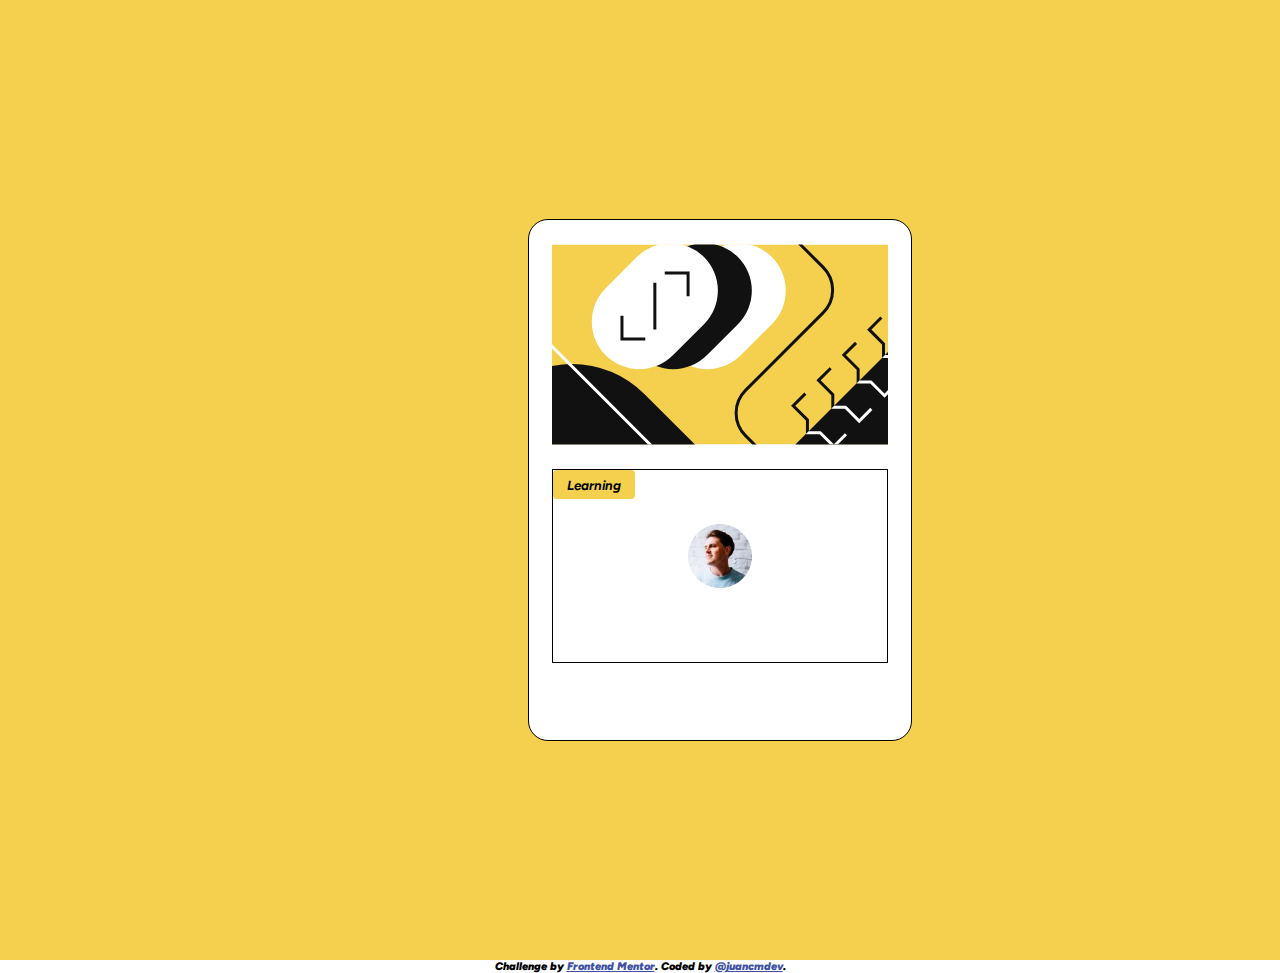
<file: blog-preview-card-main/index.html>
<!DOCTYPE html>
<html lang="en">
  <head>
    <meta charset="UTF-8" />
    <meta name="viewport" content="width=device-width, initial-scale=1.0" />
    <!-- displays site properly based on user's device -->

    <link
      rel="icon"
      type="image/png"
      sizes="32x32"
      href="./assets/images/favicon-32x32.png"
    />

    <title>Frontend Mentor | Blog preview card</title>

    <link rel="stylesheet" href="./styles.css" />

    <!-- Feel free to remove these styles or customise in your own stylesheet 👍 -->
    <style>
      .attribution {
        font-size: 11px;
        text-align: center;
      }
      .attribution a {
        color: hsl(228, 45%, 44%);
      }
    </style>
  </head>
  <body>
    <main class="container">
      <div class="container-card">
        <img src="./assets/images/illustration-article.svg" alt="" />
        <article class="content">
          <button>Learning</button>
          <p></p>
          <h1></h1>
          <p></p>
          <div class="avatar">
            <img src="./assets/images/image-avatar.webp" alt="avatar" />
            <p></p>
          </div>
        </article>
      </div>
    </main>

    <div class="attribution">
      Challenge by
      <a href="https://www.frontendmentor.io?ref=challenge" target="_blank"
        >Frontend Mentor</a
      >. Coded by
      <a href="https://www.frontendmentor.io/profile/juancmdev">@juancmdev</a>.
    </div>
  </body>
</html>
</file>
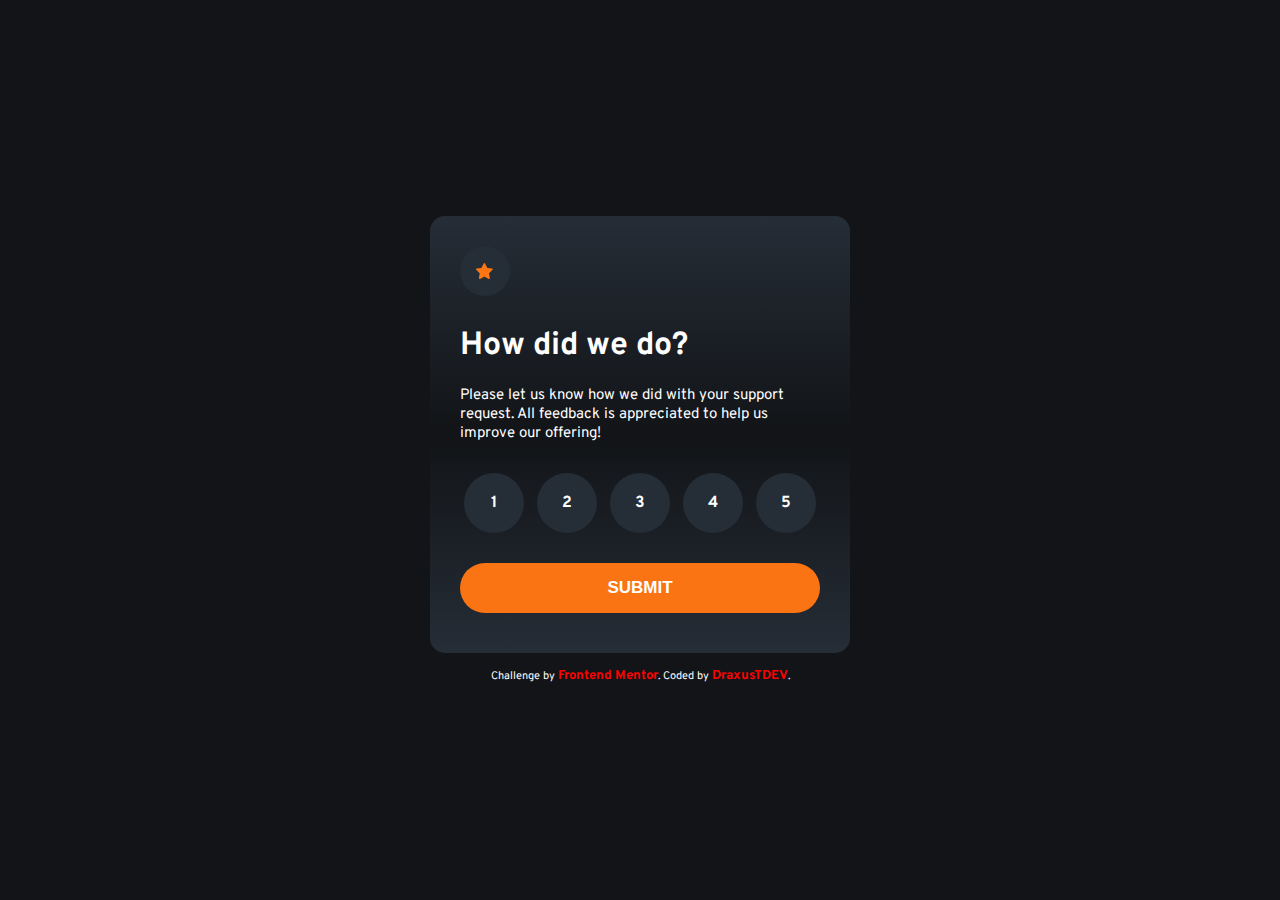
<file: interactive-rating-component-main/index.html>
<!DOCTYPE html>
<html lang="en">
<head>
  <meta charset="UTF-8">
  <meta name="viewport" content="width=device-width, initial-scale=1.0"> <!-- displays site properly based on user's device -->

  <link rel="icon" type="image/png" sizes="32x32" href="./images/favicon-32x32.png">
  <link rel="stylesheet" href="./styles.css">

  <title>Frontend Mentor | Interactive rating component</title>

  <!-- Feel free to remove these styles or customise in your own stylesheet 👍 -->
  <style>
    .attribution { font-size: 11px; text-align: center; }
    .attribution a { color: hsl(228, 45%, 44%); }
  </style>
</head>
<body>

 <main>
  <div class="container">
    <div class="logo">
      <div class="svg">
        <svg width="17" height="16" xmlns="http://www.w3.org/2000/svg"><path d="m9.067.43 1.99 4.031c.112.228.33.386.58.422l4.45.647a.772.772 0 0 1 .427 1.316l-3.22 3.138a.773.773 0 0 0-.222.683l.76 4.431a.772.772 0 0 1-1.12.813l-3.98-2.092a.773.773 0 0 0-.718 0l-3.98 2.092a.772.772 0 0 1-1.119-.813l.76-4.431a.77.77 0 0 0-.222-.683L.233 6.846A.772.772 0 0 1 .661 5.53l4.449-.647a.772.772 0 0 0 .58-.422L7.68.43a.774.774 0 0 1 1.387 0Z" fill="#FC7614"/></svg>
      </div>
    </div>
    
    <h1>How did we do?</h1>
    <p>Please let us know how we did with your support request. All feedback is appreciated 
      to help us improve our offering!</p>
    <div class="numbers">
      <h4 id="uno">1</h4>
      <h4 id="dos">2</h4>
      <h4 id="tres">3</h4> 
      <h4 id="cuatro">4</h4> 
      <h4 id="cinco">5</h4>
    </div>
    <a href="./thank-you-state.html"><button>SUBMIT</button></a>
  </div>
  
  <div class="attribution">
    Challenge by <span><a href="https://www.frontendmentor.io?ref=challenge" target="_blank">Frontend Mentor</a></span>. 
    Coded by <span><a href="https://www.frontendmentor.io/profile/DraxusTDEV">DraxusTDEV</span></a>.
  </div>

 </main>
 <script src="./app.js" type="module"></script>
  
</body>
</html>
</file>
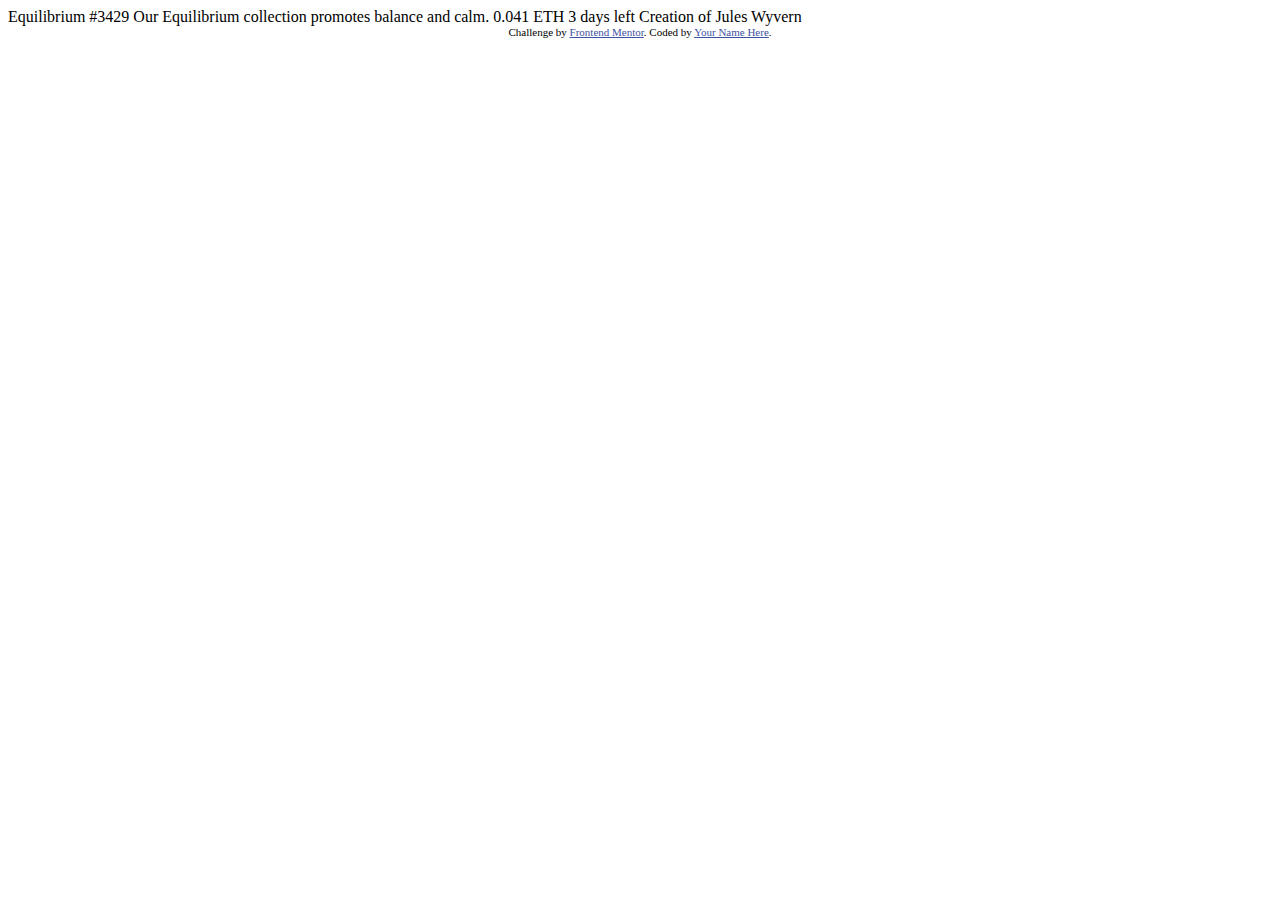
<file: nft-preview-card-component-main/index.html>
<!DOCTYPE html>
<html lang="en">
<head>
  <meta charset="UTF-8">
  <meta name="viewport" content="width=device-width, initial-scale=1.0"> <!-- displays site properly based on user's device -->

  <link rel="icon" type="image/png" sizes="32x32" href="./images/favicon-32x32.png">
  
  <title>Frontend Mentor | NFT preview card component</title>

  <!-- Feel free to remove these styles or customise in your own stylesheet 👍 -->
  <style>
    .attribution { font-size: 11px; text-align: center; }
    .attribution a { color: hsl(228, 45%, 44%); }
  </style>
</head>
<body>

  Equilibrium #3429

  Our Equilibrium collection promotes balance and calm.

  0.041 ETH
  3 days left
  
  Creation of Jules Wyvern

  <div class="attribution">
    Challenge by <a href="https://www.frontendmentor.io?ref=challenge" target="_blank">Frontend Mentor</a>. 
    Coded by <a href="#">Your Name Here</a>.
  </div>
</body>
</html>
</file>
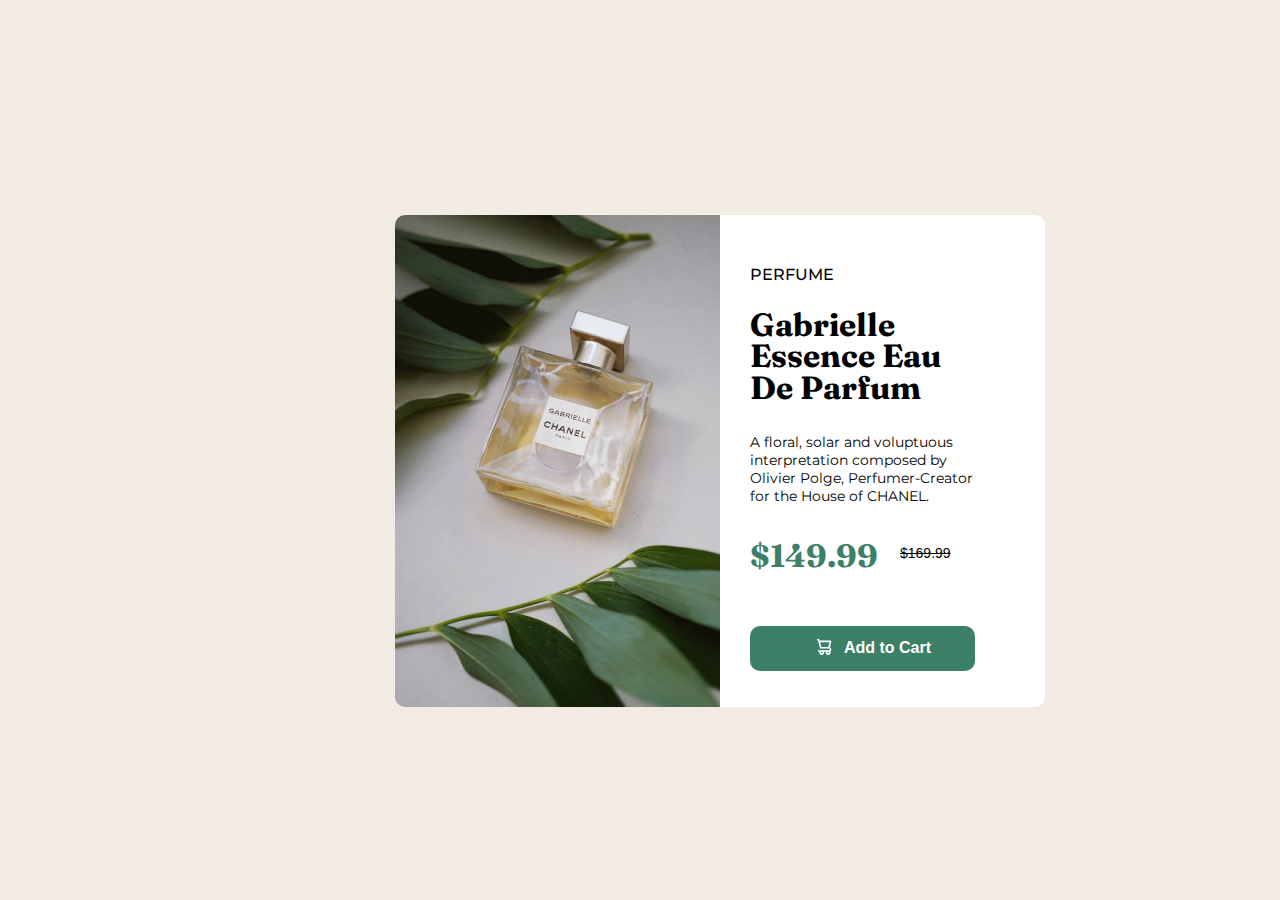
<file: product-preview-card-component-main/index.html>
<!DOCTYPE html>
<html lang="en">
<head>
  <meta charset="UTF-8">
  <meta name="viewport" content="width=device-width, initial-scale=1.0"> <!-- displays site properly based on user's device -->

  <link rel="icon" type="image/png" sizes="32x32" href="./images/favicon-32x32.png">
  <link rel="stylesheet" href="./estilos.css">

  <title>Frontend Mentor | Product preview card component</title>

</head>
<body>
  <div class="container">
    <div class="container-img">
      <img class="img1" src="./images/image-product-desktop.jpg" alt="product-img">
        <img class="img2" src="./images/image-product-mobile.jpg" alt="">
    </div>
    
    <div class="container-texto">
      <h4>PERFUME</h4>
      <h1>Gabrielle Essence Eau De Parfum</h1>
      <p>A floral, solar and voluptuous interpretation composed by Olivier Polge, 
        Perfumer-Creator for the House of CHANEL.</p>
        <div class="container-price">
          <h1 class="price">$149.99</h1>
          <p class="del"><del>$169.99</del></p>
        </div>
        <button>
          <div id="cart">
            <svg width="17" height="19" xmlns="http://www.w3.org/2000/svg"><path d="M14.383 10.388a2.397 2.397 0 0 0-1.518-2.222l1.494-5.593a.8.8 0 0 0-.144-.695.8.8 0 0 0-.631-.28H2.637L2.373.591A.8.8 0 0 0 1.598 0H0v1.598h.983l1.982 7.4a.8.8 0 0 0 .799.59h8.222a.8.8 0 0 1 0 1.599H1.598a.8.8 0 1 0 0 1.598h.943a2.397 2.397 0 1 0 4.507 0h1.885a2.397 2.397 0 1 0 4.331-.376 2.397 2.397 0 0 0 1.12-2.021ZM11.26 7.99H4.395L3.068 3.196h9.477L11.26 7.991Zm-6.465 6.392a.8.8 0 1 1 0-1.598.8.8 0 0 1 0 1.598Zm6.393 0a.8.8 0 1 1 0-1.598.8.8 0 0 1 0 1.598Z" fill="#FFF"/></svg>
          </div>
          <div id="add">Add to Cart</div> 
        </button>
    </div>
  </div>
</body>
</html>
</file>
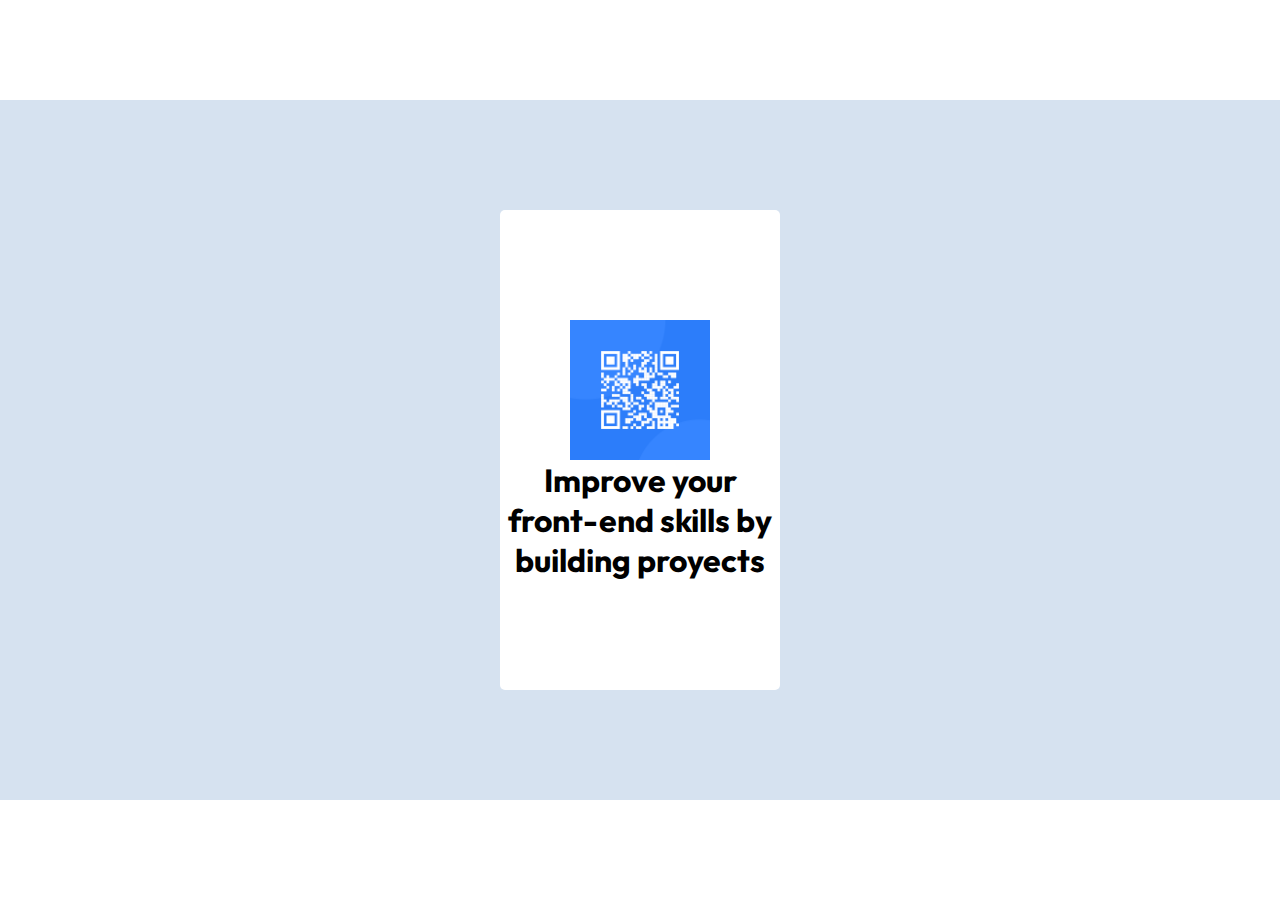
<file: qr-code-component-main/index.html>
<!DOCTYPE html>
<html lang="en">
<head>
  <meta charset="UTF-8">
  <meta name="viewport" content="width=device-width, initial-scale=1.0"> <!-- displays site properly based on user's device -->
  <link rel="stylesheet" href="./styles.css">

  <link rel="icon" type="image/png" sizes="32x32" href="./images/favicon-32x32.png">
  
  <title>Frontend Mentor | QR code component</title>
</head>
<body>
  <div class="container">
    <div class="container-qr">
      <img src="./images/image-qr-code.png" alt="image-qr-code">
      <h1>Improve your front-end skills by building proyects</h1>
      <p></p>
    </div>
  </div>
 
</body>
</html>
</file>
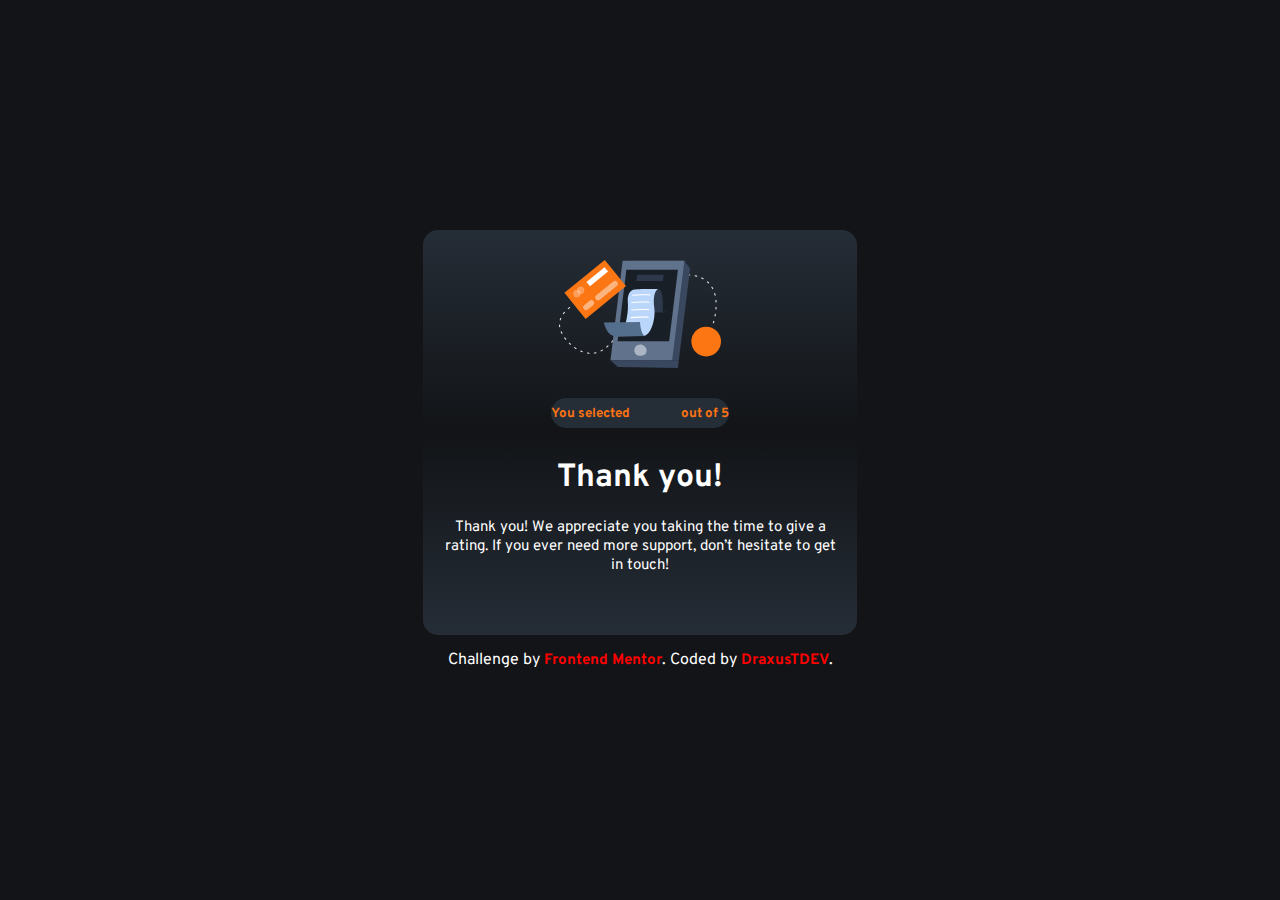
<file: interactive-rating-component-main/thank-you-state.html>
<!DOCTYPE html>
<html lang="en">
<head>
    <meta charset="UTF-8">
    <meta http-equiv="X-UA-Compatible" content="IE=edge">
    <meta name="viewport" content="width=device-width, initial-scale=1.0">

    <link rel="stylesheet" href="./stylesThankYou.css">

    <title>Thank you state</title>
</head>
<body>
    <main>

        <div class="container">
            <img src="./images/illustration-thank-you.svg" alt="">
            <h5>You selected <span></span> out of 5</h5>
            <h1>Thank you!</h1>
            <p>Thank you!

                We appreciate you taking the time to give a rating. If you ever need more support, 
                don’t hesitate to get in touch!</p>

        </div>

        <div class="attribution">
            Challenge by <span><a href="https://www.frontendmentor.io?ref=challenge" target="_blank">Frontend Mentor</a></span>. 
            Coded by <span><a href="https://www.frontendmentor.io/profile/DraxusTDEV">DraxusTDEV</span></a>.
        </div>
    </main>
    <script src="./app2.js" type="module"></script>
</body>
</html>
</file>
<file: blog-preview-card-main/styles.css>
* {
  margin: 0;
  padding: 0;
  box-sizing: border-box;
}

@font-face {
  font-family: Figtree;
  src: url("./assets/fonts/Figtree-Italic-VariableFont_wght.ttf"),
    url("./assets/fonts/Figtree-VariableFont_wght.ttf"),
    url("./assets/fonts/static/Figtree-ExtraBold.ttf"),
    url("./assets/fonts/static/Figtree-SemiBold.ttf");
}

body {
  font-size: 20px;
  font-weight: 900;
  font-family: Figtree;
}

img {
  display: block;
  margin: 24px auto;
}

.container {
  width: 1440px;
  height: 960px;
  background-color: #f4d04e;
  margin: 0 auto;
  display: flex;
  justify-content: center;
  align-items: center;
}

.container-card {
  width: 384px;
  height: 522px;
  background-color: #ffffff;
  border-radius: 20px;
  border: 1px solid black;
}

.content {
  width: 336px;
  height: 194px;
  border: 1px solid black;
  margin: 0 auto;
}

.content button {
  width: 82px;
  height: 29px;
  background-color: #f4d04e;
  border-radius: 4px;
  border: none;
  font-family: Figtree;
  font-weight: bold;
}
</file>
<file: interactive-rating-component-main/styles.css>
@import url('https://fonts.googleapis.com/css2?family=Fraunces:opsz,wght@9..144,700&family=Overpass:wght@400;700&display=swap');

:root{
    /*Primary*/
    --Orange: hsl(25, 97%, 53%);

    /*Neutral*/
    
    --White: hsl(0, 0%, 100%);
    --LightGrey: hsl(217, 12%, 63%);
    --MediumGrey: hsl(216, 12%, 54%);
    --DarkBlue: hsl(213, 19%, 18%);
    --VeryDarkBlue: hsl(216, 12%, 8%);

}

*{
    margin: 0;
    padding: 0;
    box-sizing: border-box;
    margin: 0 auto;
}

h1 {
    color: var(--White);
    margin-bottom: 20px;
    margin-left: 0;
    font-weight: 700;
    text-align: left;
}

h4 {
    color: var(--White);
}

p {
    color: var(--White);
    font-size: 15px;
    margin-bottom: 30px;
    font-weight: 400;
}

body {
    background-color: var(--VeryDarkBlue);
    font-family: 'Overpass', sans-serif;
    max-width: 1440px;
    height: 100vh;
    display: flex;
    flex-direction: column;
    justify-content: center;
    align-items: center;
}


.container {
    display: flex;
    flex-direction: column;
    justify-content: center;
    align-items: center;
    background: linear-gradient(var(--DarkBlue), var(--VeryDarkBlue), var(--DarkBlue));
    margin: 20px;
    width: 50%;
    margin: 0 auto;
    padding: 30px;
    border-radius: 15px;
}

.numbers{
    display: grid;
    grid-template-columns: repeat(5, 1fr);
    text-align: center;
    gap: 13px;
    margin-bottom: 30px;
}

.numbers h4{
    display: flex;
    justify-content: center;
    align-items: center;
    width: 60px;
    height: 60px;
    border-radius: 50px;
    background-color: var(--DarkBlue);
}

.numbers h4:hover {
    cursor: pointer;
    color: var(--White);
    background-color: var(--Orange);
}

a {
    width: 100%;
}

button {
    border: none;
    background-color: var(--Orange);
    width: 100%;
    height: 50px;
    border-radius: 25px;
    margin-bottom: 10px;
    color: var(--White); 
    font-weight: 700;
    font-size: 17px;
}


button:hover {
    color: var(--Orange);
    background-color: var(--White);
    cursor: pointer;
}

.logo {
    display: flex;
    justify-content: center;
    align-items: center;
    background-color: var(--DarkBlue);
    margin-left: 0;
    margin-bottom: 30px;
    width: 50px;
    height: 50px;
    border-radius: 50px;
}

.svg {
    display: block;
    margin-top: 5px;
}













.attribution {
    color: var(--White);
    margin-top: 15px;
}

.attribution span a {
    color: red;
    text-decoration: none;
    font-size: 13px;
    font-weight: bold;
}
</file>
<file: product-preview-card-component-main/estilos.css>
@import url('https://fonts.googleapis.com/css2?family=Fraunces:opsz,wght@9..144,700&family=Montserrat:wght@500;700&display=swap');

*{
    margin: 0;
    padding: 0;
    box-sizing: border-box;
}

:root {
    /*Primary*/
    --Dark-cyan: hsl(158, 36%, 37%);
    --Cream: hsl(30, 38%, 92%);
    /*Neutral*/
    --Very-dark-blue: hsl(212, 21%, 14%);
    --Dark-grayish-blue: hsl(228, 12%, 48%);
    --White: hsl(0, 0%, 100%);
}

.img1 {
    max-width: 100%;
    height: 100%;
    border-radius: 10px 0 0 10px;
}

.img2{
    display: none;
}

h1 {
    font-family: 'Fraunces', sans-serif;
    margin: 0 50px 30px 0;
    line-height: 98%;
}

h4 {
    text-align: left;
    font-family: 'Montserrat', sans-serif;
    font-weight: 500;
    margin-bottom: 25px;
    padding-top: 20px;
}

p {
    font-family: 'Montserrat', sans-serif;
    font-size: 14px; 
    margin-right: 30px;
    letter-spacing: 1,5px;
    margin-bottom: 10px;
}

body {
    background-color: var(--Cream);
    display: flex;
    justify-content: center;
    align-items: center;
    width: 1440px;
    height: 100vh;
    margin: 0 auto;
}

.container {
    grid-template-columns: repeat(2, 1fr);
    width: 650px;
    height: 470px;
    display: grid;
}

.container-texto {
    background-color: var(--White);
    border-radius: 0 10px 10px 0;
    padding: 30px 20px 0px 30px;
    height: 100%;
}

.container-img {
    height: 100%;
}


.container-price {
    display: grid;
    grid-template-columns: 150px 10px;
    margin-bottom: 25px;
}

.price {
    color: var(--Dark-cyan);
    width: 100%;
    margin-top: 25px;
}

.del {
    display: flex;
    align-items: center;
    font-family: 'Monserat', sans-serif;
}

button {
    display: grid;
    grid-template-columns: 90px 135px;
    width: 225px;
    height: 45px;
    border: none;
    background-color: var(--Dark-cyan);
    border-radius: 10px;
    margin: 0;
}

#add {
    font-family: 'Monserat', sans-serif;
    font-weight: bold;
    color: var(--White);
    margin-top: 13px;
    margin-right: 40px ;
    font-size: 16px;
}

#cart {
    margin-top: 13px;
    margin-left: 60px;
}

button:hover{
    background-color: var(--Very-dark-blue);
    cursor: pointer;
}


/*-------------media querys---------------*/

@media only screen and (max-width: 375px){
*{
    margin: 0;
    padding: 0;
    box-sizing: border-box;
}

    .img1 {
        display: none;
    }

    .img2 {
        display: inline-block;
        max-width: 100%;
        height: 100%;
        border-radius: 15px 15px 0 0;

    }

    h1 {
        margin-right: 10px;
    }

    h4 {
        padding-top: 0px;
    }

    body{
        background-color: var(--Cream);
        width: 375px;
        height: 100vh;
    }

    .container {
        display: flex;
        flex-direction: column;
        height: 100vh;
    }

    .container-img{
        display: flex;
        justify-content: center;
        align-items: center;
        margin: 20px 20px 0 20px

    }

    .container-texto{
        margin: 0 20px 0 20px;
        border-radius: 0 0 15px 15px;
        padding: 20px 20px 30px 15px;
    }

    p{
        margin-right: 0px;
    }

    button{
        width: 100%;
        height: 60px;
    }

    #add{
        font-size: 17px;
        margin-top: 18px;
        margin-right: 15px;
    }

    #cart {
        margin: 18px 0 0 80px;
    }
}
</file>
<file: qr-code-component-main/styles.css>
@import url('https://fonts.googleapis.com/css2?family=Outfit:wght@400;700&display=swap');

:root {
    --White: hsl(0, 0%, 100%);
    --Light-gray: hsl(212, 45%, 89%);
    --Grayish-blue: hsl(220, 15%, 55%);
    --Dark-blue: hsl(218, 44%, 22%);
}

*{
    margin: 0;
    padding: 0;
    box-sizing: border-box;
}
    body {
        display: flex;
        justify-content: center;
        align-items: center;
        font-family: 'Outfit' ,sans-serif;
        background-color: var(--White);
    }

    .container {
        display: flex;
        justify-content: center;
        align-items: center;
        background-color: var(--Light-gray);
        width: 1440px;
        height: 700px;
        margin: 100px 0 100px 0;
        
        
    }

    .container-qr {
        background-color: var(--White);
        display: flex;
        justify-content: center;
        align-items: center;
        flex-direction: column;
        width: 280px;
        height: 480px;
        border-radius: 5px;
    }

    img {
        max-width: 50%;
        
    }

    h1{
        font-weight: 700;
        text-align: center;
    }

@media(max-width: 375px) {
    body {
        background-color: var(--Light-gray);
        font-weight: 400;
    }
}
</file>
<file: interactive-rating-component-main/stylesThankYou.css>
@import url('https://fonts.googleapis.com/css2?family=Fraunces:opsz,wght@9..144,700&family=Overpass:wght@400;700&display=swap');

:root{
    /*Primary*/
    --Orange: hsl(25, 97%, 53%);

    /*Neutral*/
    
    --White: hsl(0, 0%, 100%);
    --LightGrey: hsl(217, 12%, 63%);
    --MediumGrey: hsl(216, 12%, 54%);
    --DarkBlue: hsl(213, 19%, 18%);
    --VeryDarkBlue: hsl(216, 12%, 8%);

}

*{
    margin: 0;
    padding: 0;
    box-sizing: border-box;
    margin: 0 auto;
}

img {
    margin-bottom: 30px;
}

h1 {
    margin-bottom: 20px;
    font-weight: 700;
}

h5 {
    margin-bottom: 30px;
    background-color: var(--DarkBlue);
    width: 45%;
    height: 30px;
    display: flex;
    align-items: center;
    justify-content: center;
    border-radius: 15px;
    color: var(--Orange);
}

p {
    font-size: 15px;
    margin-bottom: 30px;
    text-align: center;
    font-weight: 400;
}



body {
    background-color: var(--VeryDarkBlue);
    font-family: 'Overpass', sans-serif;
    max-width: 1440px;
    height: 100vh;
    display: flex;
    flex-direction: column;
    justify-content: center;
    align-items: center;
}

.container {
    display: flex;
    flex-direction: column;
    justify-content: center;
    align-items: center;
    background: linear-gradient(var(--DarkBlue), var(--VeryDarkBlue), var(--DarkBlue));
    margin: 20px;
    width: 50%;
    margin: 0 auto;
    padding: 30px 20px;
    border-radius: 15px;
    color: var(--White);
}











.attribution {
    color: var(--White);
    margin-top: 15px;
    text-align: center;
}

.attribution span a {
    color: red;
    text-decoration: none;
    font-size: 15px;
    font-weight: bold;
}
</file>
